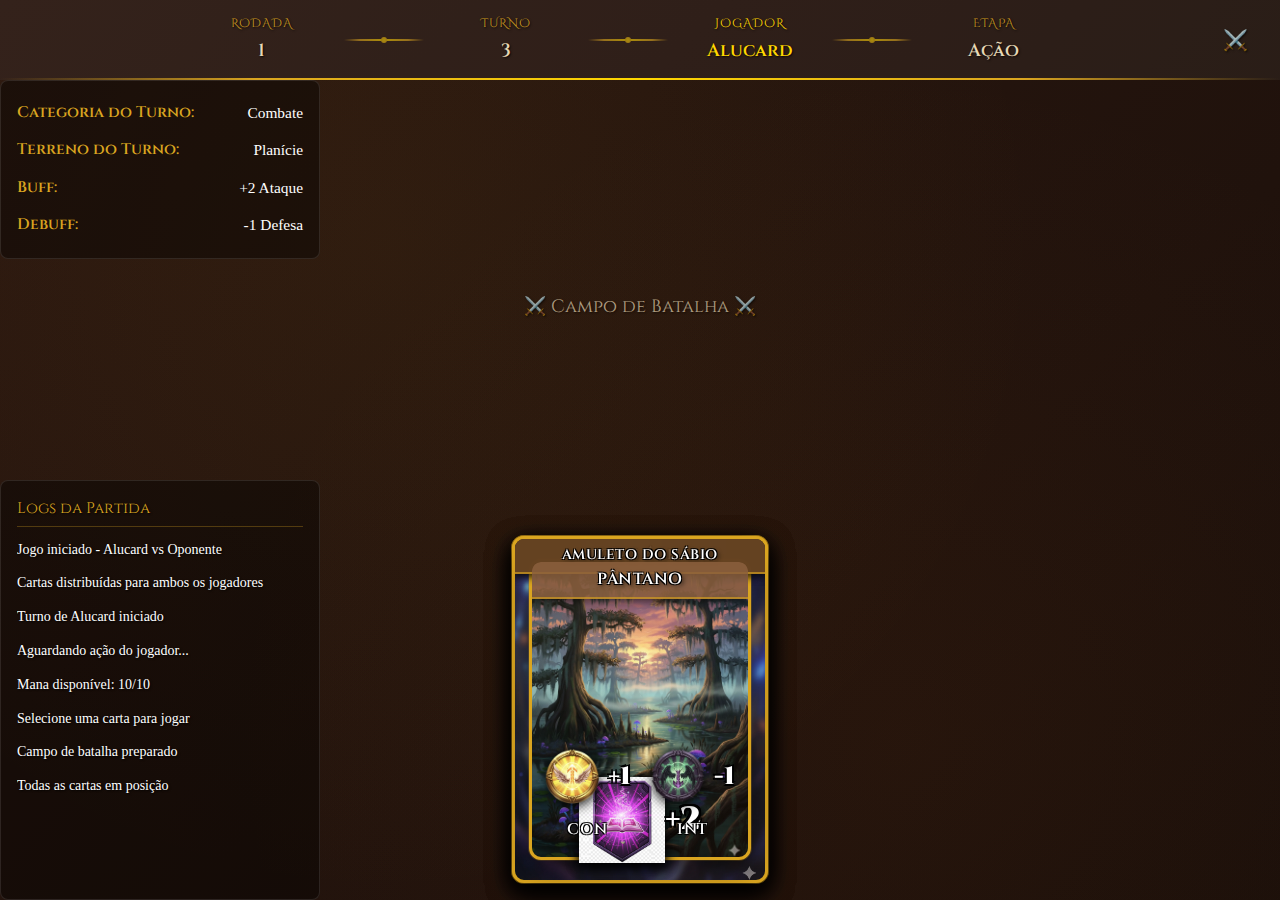
<file: index.html>
<!DOCTYPE html>
<html lang="pt-BR">
<head>
    <meta charset="UTF-8">
    <meta name="viewport" content="width=device-width, initial-scale=1.0">
    <title>Dungeons & Souls Cards</title>
    <link rel="stylesheet" href="src/styles/main.css">
</head>
<body>
    <div class="main-container">
        <!-- Barra Superior com Informações do Jogo -->
        <header class="game-header">
            <div class="game-info">
                <div class="info-item">
                    <span class="info-label">Rodada</span>
                    <span class="info-value">1</span>
                </div>
                
                <div class="info-separator"></div>
                
                <div class="info-item">
                    <span class="info-label">Turno</span>
                    <span class="info-value">3</span>
                </div>
                
                <div class="info-separator"></div>
                
                <div class="info-item active">
                    <span class="info-label">Jogador</span>
                    <span class="info-value">Alucard</span>
                </div>
                
                <div class="info-separator"></div>
                
                <div class="info-item">
                    <span class="info-label">Etapa</span>
                    <span class="info-value">Ação</span>
                </div>
            </div>
            
            <div class="center-ornament">⚔️</div>
        </header>

        <!-- Área Principal do Jogo -->
        <div class="game-board">
            <!-- Informações do Turno (Topo) -->
            <div class="turn-info">
                <div class="info-row">
                    <span class="info-label-turn">Categoria do Turno:</span>
                    <span class="info-value-turn">Combate</span>
                </div>
                <div class="info-row">
                    <span class="info-label-turn">Terreno do Turno:</span>
                    <span class="info-value-turn">Planície</span>
                </div>
                <div class="info-row">
                    <span class="info-label-turn">Buff:</span>
                    <span class="info-value-turn">+2 Ataque</span>
                </div>
                <div class="info-row">
                    <span class="info-label-turn">Debuff:</span>
                    <span class="info-value-turn">-1 Defesa</span>
                </div>
            </div>
            
            <!-- Seção de Logs da Partida (Embaixo) -->
            <div class="game-logs">
                <div class="logs-header">Logs da Partida</div>
                <div class="logs-container">
                    <div class="log-entry">Jogo iniciado - Alucard vs Oponente</div>
                    <div class="log-entry">Cartas distribuídas para ambos os jogadores</div>
                    <div class="log-entry">Turno de Alucard iniciado</div>
                    <div class="log-entry">Aguardando ação do jogador...</div>
                    <div class="log-entry">Mana disponível: 10/10</div>
                    <div class="log-entry">Selecione uma carta para jogar</div>
                    <div class="log-entry">Campo de batalha preparado</div>
                    <div class="log-entry">Todas as cartas em posição</div>
                </div>
            </div>

            <!-- Campo de Batalha Central -->
            <div class="battlefield">
                <div class="battlefield-info">
                    ⚔️ Campo de Batalha ⚔️
                </div>
            </div>

            <!-- Cartas do Jogador (parte inferior) -->
            <div class="player-area">
                <div class="player-hand">
                    <!-- As cartas de heróis serão inseridas dinamicamente aqui pelo JavaScript -->
                    
                    <!-- As cartas de equipamentos serão inseridas dinamicamente aqui pelo JavaScript -->
                    
                    <!-- As cartas de terreno serão inseridas dinamicamente aqui pelo JavaScript -->
                </div>
            </div>

                </div>
            </div>
        </div>
    </div>

    <!-- Scripts JavaScript -->
    <script src="src/HeroManager.js"></script>
    <script src="src/HeroCardRenderer.js"></script>
    <script src="src/EquipmentManager.js"></script>
    <script src="src/EquipmentCardRenderer.js"></script>
    <script src="src/TerrainManager.js"></script>
    <script src="src/TerrainCardRenderer.js"></script>
    <script src="src/GameInitializer.js"></script>
</body>
</html>
</file>
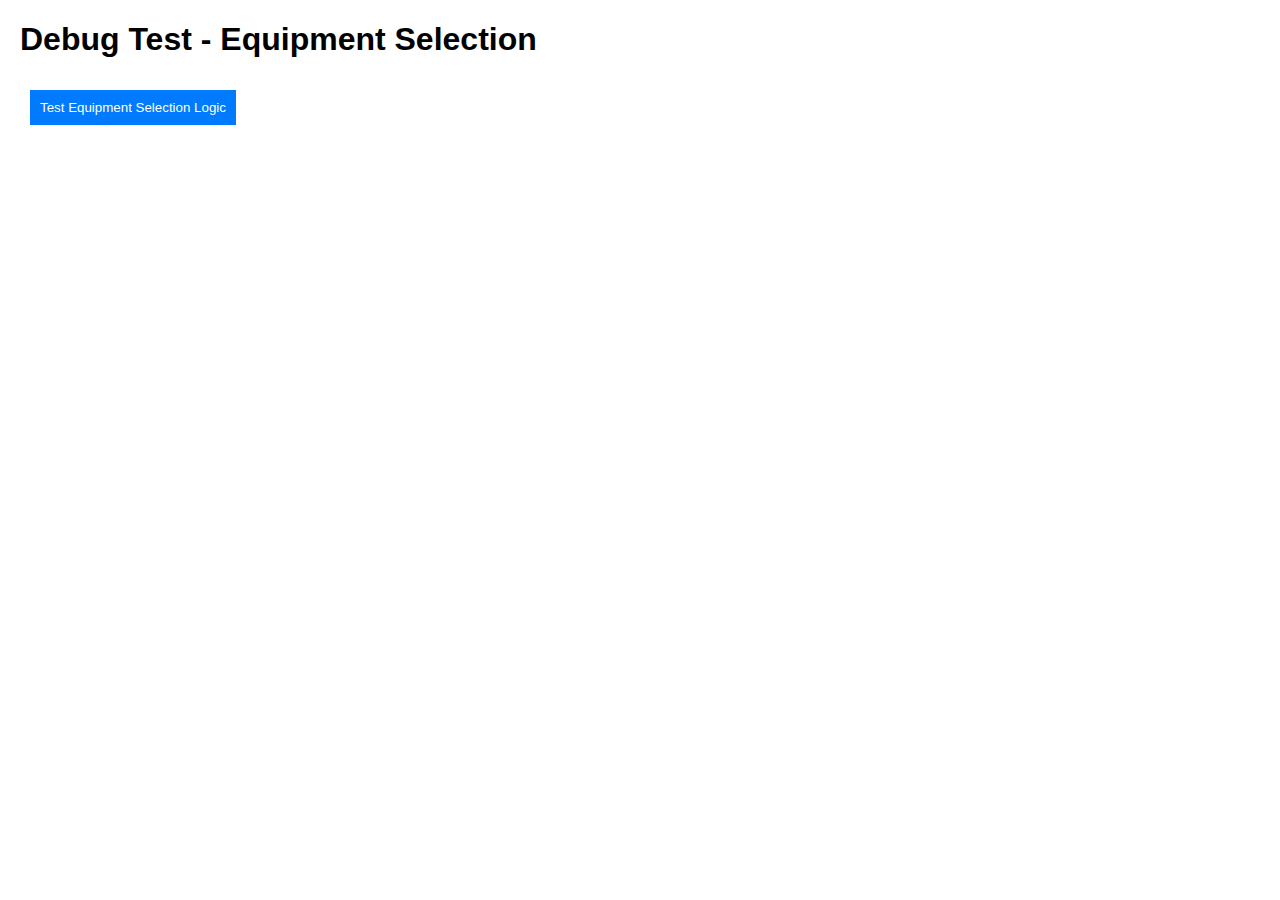
<file: debug_test.html>
<!DOCTYPE html>
<html>
<head>
    <title>Debug Test</title>
    <style>
        body { font-family: Arial, sans-serif; margin: 20px; }
        .test-btn { margin: 10px; padding: 10px; background: #007bff; color: white; border: none; cursor: pointer; }
        .result { margin: 10px; padding: 10px; background: #f0f0f0; border-radius: 5px; }
    </style>
</head>
<body>
    <h1>Debug Test - Equipment Selection</h1>
    <button class="test-btn" onclick="testSelection()">Test Equipment Selection Logic</button>
    <div id="results"></div>

    <script>
        function testSelection() {
            const results = document.getElementById('results');
            let html = '<div class="result">';
            
            // Simula o comportamento da seleção
            let tempSelected = [];
            const mockEquipments = [
                {id: 1, nome: 'Espada'},
                {id: 2, nome: 'Escudo'},
                {id: 3, nome: 'Arco'},
                {id: 4, nome: 'Machado'}
            ];

            html += '<h3>Teste de Seleção:</h3>';

            // Testa seleção de equipamentos
            for (let i = 0; i < 4; i++) {
                const equip = mockEquipments[i];
                const existingIndex = tempSelected.findIndex(sel => sel.id === equip.id);

                if (existingIndex >= 0) {
                    tempSelected.splice(existingIndex, 1);
                    html += `<p>❌ Removido: ${equip.nome} (Total: ${tempSelected.length})</p>`;
                } else if (tempSelected.length < 2) {
                    tempSelected.push(equip);
                    html += `<p>✅ Adicionado: ${equip.nome} (Total: ${tempSelected.length})</p>`;
                } else {
                    html += `<p>🚫 Tentativa de adicionar ${equip.nome} - BLOQUEADO (já tem 2)</p>`;
                }
            }

            html += `<h4>Resultado final: ${tempSelected.length} equipamentos</h4>`;
            html += `<p>Equipamentos: ${tempSelected.map(e => e.nome).join(', ')}</p>`;
            html += '</div>';

            results.innerHTML = html;
        }
    </script>
</body>
</html>
</file>
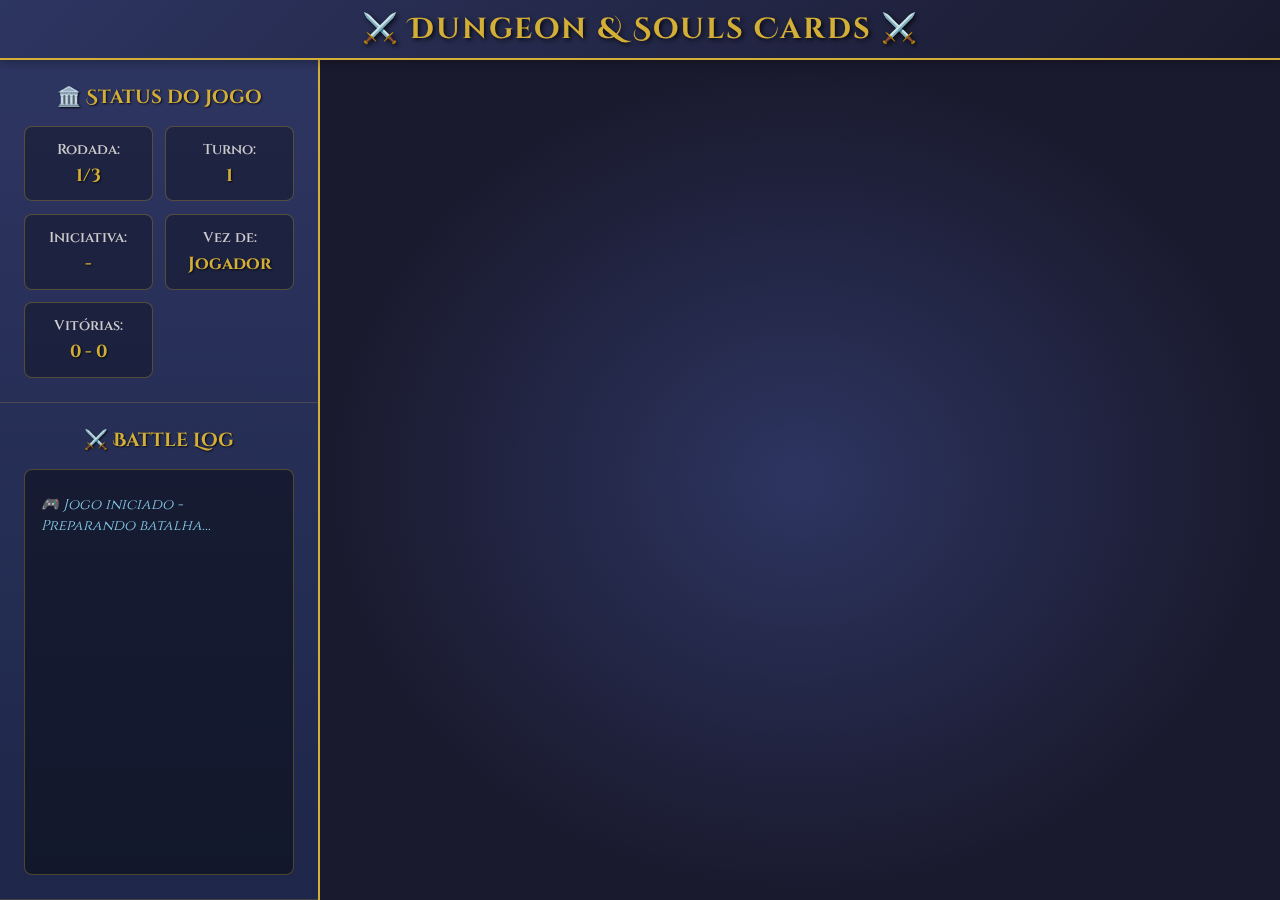
<file: index-new.html>
<!DOCTYPE html>
<html lang="pt-BR">
<head>
    <meta charset="UTF-8">
    <meta name="viewport" content="width=device-width, initial-scale=1.0">
    <title>⚔️ Dungeon & Souls Cards - Batalha Medieval</title>
    <link rel="preconnect" href="https://fonts.googleapis.com">
    <link rel="preconnect" href="https://fonts.gstatic.com" crossorigin>
    <link href="https://fonts.googleapis.com/css2?family=Cinzel:wght@400;600;700&family=Cinzel+Decorative:wght@700&display=swap" rel="stylesheet">
    <link rel="stylesheet" href="styles/main.css">
    <link rel="stylesheet" href="styles/demo.css">
    <link rel="stylesheet" href="styles/game-layout.css">
</head>
<body class="game-body">
    <!-- Navbar -->
    <nav class="game-navbar">
        <div class="navbar-content">
            <h1 class="game-title">⚔️ Dungeon & Souls Cards ⚔️</h1>
        </div>
    </nav>

    <!-- Layout principal -->
    <div class="game-layout">
        <!-- Sidebar -->
        <aside class="game-sidebar">
            <!-- Seção de Status do Jogo -->
            <div class="sidebar-section game-status-section">
                <h3 class="section-title">🏛️ Status do Jogo</h3>
                <div class="status-grid">
                    <div class="status-item">
                        <span class="status-label">Rodada:</span>
                        <span id="currentRound" class="status-value">1/3</span>
                    </div>
                    <div class="status-item">
                        <span class="status-label">Turno:</span>
                        <span id="currentTurn" class="status-value">1</span>
                    </div>
                    <div class="status-item">
                        <span class="status-label">Iniciativa:</span>
                        <span id="whoStarts" class="status-value">-</span>
                    </div>
                    <div class="status-item">
                        <span class="status-label">Vez de:</span>
                        <span id="currentPlayer" class="status-value">Jogador</span>
                    </div>
                    <div class="status-item">
                        <span class="status-label">Vitórias:</span>
                        <span id="scoreDisplay" class="status-value">0 - 0</span>
                    </div>
                </div>
            </div>

            <!-- Seção de Battle Log -->
            <div class="sidebar-section battle-log-section">
                <h3 class="section-title">⚔️ Battle Log</h3>
                <div id="battleLog" class="battle-log">
                    <div class="log-entry system">🎮 Jogo iniciado - Preparando batalha...</div>
                </div>
            </div>
        </aside>

        <!-- Área principal do jogo (Canvas) -->
        <main class="game-main">
            <div class="canvas-container">
                <canvas id="gameCanvas" class="game-canvas"></canvas>
                
                <!-- Roda de ações para seleção de atributos -->
                <div id="actionWheel" class="action-wheel hidden">
                    <div class="wheel-center">
                        <span class="wheel-title">Escolha o Atributo</span>
                    </div>
                    <button class="wheel-option" data-attribute="forca">
                        <span class="attribute-icon">💪</span>
                        <span class="attribute-name">Força</span>
                    </button>
                    <button class="wheel-option" data-attribute="destreza">
                        <span class="attribute-icon">🏹</span>
                        <span class="attribute-name">Destreza</span>
                    </button>
                    <button class="wheel-option" data-attribute="constituicao">
                        <span class="attribute-icon">🛡️</span>
                        <span class="attribute-name">Constituição</span>
                    </button>
                    <button class="wheel-option" data-attribute="inteligencia">
                        <span class="attribute-icon">📚</span>
                        <span class="attribute-name">Inteligência</span>
                    </button>
                </div>

                <!-- Botão de batalha -->
                <button id="battleButton" class="battle-btn hidden">⚔️ INICIAR BATALHA ⚔️</button>

                <!-- Área de animação dos dados -->
                <div id="diceAnimation" class="dice-animation hidden">
                    <div class="dice-container">
                        <div class="dice" id="dice1">🎲</div>
                        <div class="dice" id="dice2">🎲</div>
                    </div>
                    <div class="dice-result" id="diceResult">Rolando dados...</div>
                </div>
            </div>
        </main>
    </div>

    <!-- Scripts -->
    <script src="src/GameState.js"></script>
    <script src="src/CardManager.js"></script>
    <script src="src/CardRenderer.js"></script>
    <script src="src/UIManager.js"></script>
    <script src="src/GameManager.js"></script>
    <script src="src/main.js"></script>
</body>
</html>
</file>
<file: src/styles/main.css>
/* ============================================
   MAIN STYLES - Arquivo principal de estilos
   ============================================ */

/* Importação das fontes Google */
@import url('https://fonts.googleapis.com/css2?family=Cinzel:wght@400;600&family=Cinzel+Decorative:wght@700&display=swap');

/* Importação dos estilos base */
@import 'variables.css';
@import 'base.css';
@import 'layout.css';
@import 'components.css';
@import 'game-ui.css';
@import 'game-board.css';
@import 'hero-cards.css';
@import 'equipment-cards.css';
@import 'terrain-cards.css';

/* 
  Ordem de importação:
  1. variables.css - Variáveis CSS customizadas
  2. base.css - Reset, estilos globais e base
  3. layout.css - Containers, grids e utilitários de layout
  4. components.css - Botões, cards, inputs e componentes reutilizáveis
  5. game-ui.css - Interface do jogo (barras, HUD, informações)
  6. game-board.css - Tabuleiro, cartas e áreas de jogo
  7. Próximos arquivos específicos serão importados conforme necessário
*/
</file>
<file: styles/demo.css>
/* Estilos específicos para demonstrações de cartas viradas */
.demo-section {
    display: flex;
    flex-direction: column;
    gap: 0.5rem;
    padding-top: 1rem;
    border-top: 1px solid rgba(212, 175, 55, 0.3);
}

.demo-button {
    background: linear-gradient(145deg, #8b5a2b, #a16b2a);
    border: 2px solid #d4af37;
    color: #fff;
    padding: 0.6rem 1rem;
    border-radius: 8px;
    font-family: 'Cinzel', serif;
    font-weight: 600;
    font-size: 0.9rem;
    cursor: pointer;
    transition: all 0.3s ease;
    text-shadow: 1px 1px 2px rgba(0, 0, 0, 0.7);
}

.demo-button:hover {
    background: linear-gradient(145deg, #a16b2a, #b8762f);
    border-color: #fcd34d;
    transform: translateY(-2px);
    box-shadow: 0 4px 15px rgba(212, 175, 55, 0.4);
}

.demo-button:active {
    transform: translateY(0);
    box-shadow: 0 2px 8px rgba(212, 175, 55, 0.3);
}

/* Estilos para cartas viradas para baixo */
.card-modal.face-down {
    cursor: pointer;
    position: relative;
}

.card-modal.face-down .card-background {
    background-size: cover !important;
    background-position: center !important;
    background-repeat: no-repeat !important;
}

.card-modal.face-down .card-overlay {
    position: absolute;
    top: 0;
    left: 0;
    width: 100%;
    height: 100%;
    background: linear-gradient(
        135deg,
        rgba(0, 0, 0, 0.1) 0%,
        rgba(0, 0, 0, 0.05) 50%,
        rgba(0, 0, 0, 0.1) 100%
    );
    border-radius: inherit;
    z-index: 1;
}

.card-modal.face-down:hover {
    border-color: #8b5a2b;
    box-shadow: 0 8px 32px rgba(139, 90, 43, 0.4);
    transform: translateY(-3px) scale(1.02);
}

.card-modal.face-down:hover .card-overlay {
    background: linear-gradient(
        135deg,
        rgba(139, 90, 43, 0.1) 0%,
        rgba(139, 90, 43, 0.05) 50%,
        rgba(139, 90, 43, 0.1) 100%
    );
}

.card-modal.face-down.selected {
    border-color: #d4af37;
    box-shadow: 
        0 0 30px rgba(212, 175, 55, 0.8),
        inset 0 0 0 3px rgba(212, 175, 55, 0.3);
    transform: scale(1.05);
}

.card-modal.face-down.selected .card-overlay {
    background: linear-gradient(
        135deg,
        rgba(212, 175, 55, 0.2) 0%,
        rgba(212, 175, 55, 0.1) 50%,
        rgba(212, 175, 55, 0.2) 100%
    );
}
</file>
<file: styles/game-layout.css>
/* Novo Layout do Jogo - Limpo e Profissional */

.game-body {
    margin: 0;
    padding: 0;
    font-family: 'Cinzel', serif;
    background: linear-gradient(135deg, #1a1a2e 0%, #16213e 50%, #0f0f23 100%);
    color: #fff;
    overflow: hidden;
    height: 100vh;
}

/* Navbar */
.game-navbar {
    height: 60px;
    background: linear-gradient(135deg, #2d3561 0%, #1a1a2e 100%);
    border-bottom: 2px solid #d4af37;
    box-shadow: 0 2px 10px rgba(0, 0, 0, 0.3);
    z-index: 1000;
    position: relative;
}

.navbar-content {
    height: 100%;
    display: flex;
    align-items: center;
    justify-content: center;
    padding: 0 2rem;
}

.game-title {
    font-family: 'Cinzel Decorative', serif;
    font-size: 1.8rem;
    font-weight: 700;
    color: #d4af37;
    margin: 0;
    text-shadow: 2px 2px 4px rgba(0, 0, 0, 0.8);
    letter-spacing: 2px;
}

/* Layout Principal */
.game-layout {
    display: flex;
    height: calc(100vh - 60px);
    overflow: hidden;
}

/* Sidebar */
.game-sidebar {
    width: 320px;
    background: linear-gradient(180deg, #2d3561 0%, #1e2749 100%);
    border-right: 2px solid #d4af37;
    box-shadow: 2px 0 10px rgba(0, 0, 0, 0.3);
    overflow-y: auto;
    display: flex;
    flex-direction: column;
}

.sidebar-section {
    padding: 1.5rem;
    border-bottom: 1px solid rgba(212, 175, 55, 0.2);
}

.section-title {
    font-family: 'Cinzel Decorative', serif;
    font-size: 1.2rem;
    font-weight: 700;
    color: #d4af37;
    margin: 0 0 1rem 0;
    text-align: center;
    text-shadow: 1px 1px 2px rgba(0, 0, 0, 0.8);
}

/* Status do Jogo */
.game-status-section {
    flex-shrink: 0;
}

.status-grid {
    display: grid;
    grid-template-columns: 1fr 1fr;
    gap: 0.8rem;
}

.status-item {
    background: rgba(0, 0, 0, 0.3);
    padding: 0.8rem;
    border-radius: 8px;
    border: 1px solid rgba(212, 175, 55, 0.3);
    text-align: center;
}

.status-label {
    display: block;
    font-size: 0.9rem;
    color: #ccc;
    margin-bottom: 0.3rem;
    font-weight: 600;
}

.status-value {
    display: block;
    font-size: 1.1rem;
    color: #d4af37;
    font-weight: 700;
    text-shadow: 1px 1px 2px rgba(0, 0, 0, 0.8);
}

/* Battle Log */
.battle-log-section {
    flex: 1;
    display: flex;
    flex-direction: column;
    min-height: 0;
}

.battle-log {
    flex: 1;
    background: rgba(0, 0, 0, 0.4);
    border: 1px solid rgba(212, 175, 55, 0.3);
    border-radius: 8px;
    padding: 1rem;
    overflow-y: auto;
    max-height: calc(100vh - 400px);
}

.log-entry {
    padding: 0.6rem 0;
    border-bottom: 1px solid rgba(255, 255, 255, 0.1);
    font-size: 0.9rem;
    line-height: 1.4;
    animation: fadeInUp 0.3s ease-out;
}

.log-entry:last-child {
    border-bottom: none;
}

.log-entry.system {
    color: #87ceeb;
    font-style: italic;
}

.log-entry.player {
    color: #98fb98;
}

.log-entry.opponent {
    color: #ffa07a;
}

.log-entry.battle-result {
    color: #d4af37;
    font-weight: 700;
    text-shadow: 1px 1px 2px rgba(0, 0, 0, 0.8);
}

@keyframes fadeInUp {
    from {
        opacity: 0;
        transform: translateY(10px);
    }
    to {
        opacity: 1;
        transform: translateY(0);
    }
}

/* Área Principal - Sistema de Cartas HTML */
.game-main {
    flex: 1;
    position: relative;
    overflow: hidden;
    background: radial-gradient(ellipse at center, #2d3561 0%, #1a1a2e 70%);
    display: flex;
    flex-direction: column;
    justify-content: space-between;
    padding: 2rem;
}

/* Área das Cartas do Oponente */
.opponent-area {
    display: flex;
    justify-content: center;
    gap: 1rem;
    margin-bottom: 2rem;
    min-height: 200px;
}

/* Área Central de Batalha */
.battle-area {
    display: flex;
    justify-content: center;
    align-items: center;
    gap: 3rem;
    min-height: 150px;
    position: relative;
}

.vs-indicator {
    font-size: 2rem;
    font-weight: bold;
    color: #d4af37;
    text-shadow: 2px 2px 4px rgba(0, 0, 0, 0.8);
    z-index: 10;
}

/* Área das Cartas do Jogador */
.player-area {
    display: flex;
    justify-content: center;
    gap: 1rem;
    margin-top: 2rem;
    min-height: 280px;
}

/* Estilos das Cartas */
.card {
    width: 180px;
    height: 260px;
    position: relative;
    border-radius: 12px;
    cursor: pointer;
    transition: all 0.3s cubic-bezier(0.4, 0.0, 0.2, 1);
    background: linear-gradient(145deg, #2d3561 0%, #1e2749 100%);
    border: 2px solid #d4af37;
    box-shadow: 0 4px 15px rgba(0, 0, 0, 0.3);
    overflow: hidden;
    transform-origin: center bottom;
}

.card::before {
    content: '';
    position: absolute;
    top: 0;
    left: 0;
    right: 0;
    bottom: 0;
    background: linear-gradient(
        135deg,
        rgba(212, 175, 55, 0.1) 0%,
        rgba(212, 175, 55, 0.05) 50%,
        rgba(0, 0, 0, 0.2) 100%
    );
    pointer-events: none;
}

/* Conteúdo das Cartas */
.card-image {
    width: 100%;
    height: 70%;
    background-size: cover;
    background-position: center;
    background-repeat: no-repeat;
    position: relative;
}

.card-back {
    width: 100%;
    height: 100%;
    background: linear-gradient(145deg, #4a4a4a 0%, #2a2a2a 100%);
    display: flex;
    align-items: center;
    justify-content: center;
    font-size: 4rem;
    color: #d4af37;
    background-image: 
        repeating-linear-gradient(
            45deg,
            rgba(212, 175, 55, 0.1) 0px,
            rgba(212, 175, 55, 0.1) 10px,
            transparent 10px,
            transparent 20px
        );
}

.card-header {
    position: absolute;
    top: 0;
    left: 0;
    right: 0;
    background: linear-gradient(to bottom, rgba(0,0,0,0.8), transparent);
    padding: 8px 12px;
    color: #d4af37;
    font-size: 0.9rem;
    font-weight: 600;
    text-shadow: 1px 1px 2px rgba(0,0,0,0.8);
}

.card-footer {
    position: absolute;
    bottom: 0;
    left: 0;
    right: 0;
    background: linear-gradient(to top, rgba(0,0,0,0.9), transparent);
    padding: 12px;
    color: white;
    min-height: 60px;
}

.card-stats {
    display: flex;
    justify-content: space-between;
    flex-wrap: wrap;
    gap: 4px;
    font-size: 0.8rem;
}

.stat {
    background: rgba(212, 175, 55, 0.2);
    padding: 2px 6px;
    border-radius: 4px;
    border: 1px solid rgba(212, 175, 55, 0.5);
    font-weight: 600;
}

/* Indicadores de Tipo de Carta */
.card-type-indicator {
    position: absolute;
    top: 8px;
    right: 8px;
    width: 30px;
    height: 30px;
    border-radius: 50%;
    display: flex;
    align-items: center;
    justify-content: center;
    font-size: 1.2rem;
    color: white;
    font-weight: bold;
    text-shadow: 1px 1px 2px rgba(0,0,0,0.8);
    z-index: 2;
}

.card.hero .card-type-indicator {
    background: linear-gradient(135deg, #4f46e5 0%, #3730a3 100%);
}

.card.terrain .card-type-indicator {
    background: linear-gradient(135deg, #8b5cf6 0%, #7c3aed 100%);
}

.card.equipment .card-type-indicator {
    background: linear-gradient(135deg, #f59e0b 0%, #d97706 100%);
}

/* Efeitos de Partículas CSS */
.card.selected::after {
    content: '✨';
    position: absolute;
    top: -15px;
    right: -15px;
    font-size: 1.5rem;
    animation: sparkle 2s infinite;
    pointer-events: none;
}

@keyframes sparkle {
    0%, 100% { 
        opacity: 0; 
        transform: scale(0) rotate(0deg); 
    }
    50% { 
        opacity: 1; 
        transform: scale(1.5) rotate(180deg); 
    }
}

/* Animações de Entrada das Cartas */
.card {
    animation: dealCard 0.8s ease-out forwards;
    transform: translateY(100px) rotate(-5deg);
    opacity: 0;
}

@keyframes dealCard {
    0% {
        transform: translateY(100px) rotate(-5deg);
        opacity: 0;
    }
    50% {
        transform: translateY(-10px) rotate(2deg);
        opacity: 0.8;
    }
    100% {
        transform: translateY(0) rotate(0deg);
        opacity: 1;
    }
}

/* Delays para animação sequencial */
.card:nth-child(1) { animation-delay: 0.1s; }
.card:nth-child(2) { animation-delay: 0.2s; }
.card:nth-child(3) { animation-delay: 0.3s; }
.card:nth-child(4) { animation-delay: 0.4s; }
.card:nth-child(5) { animation-delay: 0.5s; }
.card:nth-child(6) { animation-delay: 0.6s; }

/* Estados Interativos das Cartas */
.card:hover {
    transform: translateY(-15px) scale(1.05);
    box-shadow: 0 15px 35px rgba(212, 175, 55, 0.4);
    border-color: #ffd700;
    z-index: 10;
}

.card.selected {
    transform: translateY(-10px) scale(1.03);
    border: 3px solid #d4af37;
    box-shadow: 0 0 30px rgba(212, 175, 55, 0.8);
    animation: selectedPulse 2s infinite;
}

@keyframes selectedPulse {
    0%, 100% { 
        box-shadow: 0 0 30px rgba(212, 175, 55, 0.8);
        border-color: #d4af37;
    }
    50% { 
        box-shadow: 0 0 40px rgba(212, 175, 55, 1);
        border-color: #ffd700;
    }
}

/* Carta sendo arrastada ou movendo para batalha */
.card.battling {
    animation: moveToBattle 1.2s ease-in-out forwards;
    z-index: 100;
}

@keyframes moveToBattle {
    0% {
        transform: scale(1) rotate(0deg);
    }
    30% {
        transform: scale(1.2) rotate(-5deg);
        box-shadow: 0 20px 40px rgba(212, 175, 55, 0.6);
    }
    60% {
        transform: scale(1.1) rotate(0deg) translateY(-20px);
    }
    100% {
        transform: scale(0.9) translateX(0) translateY(-50px);
    }
}

/* Animação de Flip (virar carta) */
.card.flipping {
    animation: flipCard 0.8s ease-in-out;
}

@keyframes flipCard {
    0% { 
        transform: rotateY(0deg); 
    }
    50% { 
        transform: rotateY(90deg) scale(1.1); 
        box-shadow: 0 10px 30px rgba(212, 175, 55, 0.5);
    }
    100% { 
        transform: rotateY(0deg); 
    }
}

/* Efeitos de Vitória/Derrota */
.card.victory {
    animation: victory 1.5s ease-out forwards;
}

@keyframes victory {
    0% { 
        transform: scale(1); 
        filter: brightness(1);
    }
    30% { 
        transform: scale(1.3) rotate(5deg);
        filter: brightness(1.5) drop-shadow(0 0 20px gold);
        box-shadow: 0 0 50px rgba(255, 215, 0, 0.8);
    }
    100% { 
        transform: scale(1.1);
        filter: brightness(1.2) drop-shadow(0 0 15px gold);
        box-shadow: 0 0 30px rgba(255, 215, 0, 0.6);
    }
}

.card.defeat {
    animation: defeat 1s ease-out forwards;
}

@keyframes defeat {
    0% {
        transform: scale(1) rotate(0deg);
        filter: brightness(1) grayscale(0%);
        opacity: 1;
    }
    100% {
        transform: scale(0.8) rotate(-10deg);
        filter: brightness(0.5) grayscale(100%);
        opacity: 0.3;
    }
}

/* Shake effect para dano/erro */
.card.shake {
    animation: shake 0.5s ease-in-out;
}

@keyframes shake {
    0%, 100% { transform: translateX(0); }
    10%, 30%, 50%, 70%, 90% { 
        transform: translateX(-5px) rotate(-1deg); 
    }
    20%, 40%, 60%, 80% { 
        transform: translateX(5px) rotate(1deg); 
    }
}

/* Roda de Ações para Atributos - Melhorada */
.action-wheel {
    position: absolute;
    top: 50%;
    left: 50%;
    transform: translate(-50%, -50%);
    width: 350px;
    height: 350px;
    border-radius: 50%;
    background: radial-gradient(circle, rgba(45, 53, 97, 0.98) 0%, rgba(26, 26, 46, 0.98) 70%);
    border: 4px solid #d4af37;
    box-shadow: 0 0 40px rgba(212, 175, 55, 0.8);
    z-index: 1000;
    backdrop-filter: blur(15px);
    animation: fadeInScale 0.3s ease-out;
}

@keyframes fadeInScale {
    from {
        opacity: 0;
        transform: translate(-50%, -50%) scale(0.5);
    }
    to {
        opacity: 1;
        transform: translate(-50%, -50%) scale(1);
    }
}

.action-wheel.hidden {
    display: none;
}

.wheel-center {
    position: absolute;
    top: 50%;
    left: 50%;
    transform: translate(-50%, -50%);
    width: 120px;
    height: 120px;
    background: linear-gradient(135deg, #d4af37 0%, #b8860b 100%);
    border-radius: 50%;
    display: flex;
    align-items: center;
    justify-content: center;
    box-shadow: 0 6px 20px rgba(0, 0, 0, 0.6);
    z-index: 1002;
    border: 3px solid #fff;
}

.wheel-title {
    font-size: 1rem;
    font-weight: 700;
    color: #1a1a2e;
    text-align: center;
    line-height: 1.2;
    text-shadow: 1px 1px 2px rgba(255, 255, 255, 0.3);
}

.wheel-option {
    position: absolute;
    width: 100px;
    height: 100px;
    border-radius: 50%;
    background: linear-gradient(135deg, #2d3561 0%, #1e2749 100%);
    border: 3px solid #d4af37;
    color: #fff;
    cursor: pointer;
    transition: all 0.3s ease;
    display: flex;
    flex-direction: column;
    align-items: center;
    justify-content: center;
    font-family: 'Cinzel', serif;
    font-size: 0.9rem;
    z-index: 1001;
    box-shadow: 0 4px 15px rgba(0, 0, 0, 0.4);
}

.wheel-option:hover {
    background: linear-gradient(135deg, #d4af37 0%, #b8860b 100%);
    color: #1a1a2e;
    transform: scale(1.15);
    box-shadow: 0 8px 25px rgba(212, 175, 55, 0.7);
    z-index: 1003;
}

.wheel-option[data-attribute="forca"] {
    top: 15px;
    left: 50%;
    transform: translateX(-50%);
}

.wheel-option[data-attribute="destreza"] {
    top: 50%;
    right: 15px;
    transform: translateY(-50%);
}

.wheel-option[data-attribute="constituicao"] {
    bottom: 15px;
    left: 50%;
    transform: translateX(-50%);
}

.wheel-option[data-attribute="inteligencia"] {
    top: 50%;
    left: 15px;
    transform: translateY(-50%);
}

.attribute-icon {
    font-size: 2rem;
    margin-bottom: 0.3rem;
}

.attribute-name {
    font-size: 0.8rem;
    font-weight: 600;
    text-align: center;
    text-transform: uppercase;
    letter-spacing: 0.5px;
}

/* Botão de Batalha */
.battle-btn {
    position: absolute;
    bottom: 30px;
    right: 30px;
    padding: 1rem 2rem;
    background: linear-gradient(135deg, #d4af37 0%, #b8860b 100%);
    border: 3px solid #fff;
    border-radius: 12px;
    color: #1a1a2e;
    font-family: 'Cinzel', serif;
    font-size: 1.1rem;
    font-weight: 700;
    cursor: pointer;
    transition: all 0.3s ease;
    box-shadow: 0 6px 20px rgba(0, 0, 0, 0.4);
    text-shadow: 1px 1px 2px rgba(255, 255, 255, 0.3);
    z-index: 50;
}

.battle-btn:hover {
    background: linear-gradient(135deg, #ffd700 0%, #daa520 100%);
    transform: translateY(-2px);
    box-shadow: 0 8px 25px rgba(212, 175, 55, 0.6);
}

.battle-btn.hidden {
    display: none;
}

/* Animação dos Dados */
.dice-animation {
    position: absolute;
    top: 50%;
    left: 50%;
    transform: translate(-50%, -50%);
    text-align: center;
    z-index: 200;
    background: rgba(26, 26, 46, 0.95);
    padding: 2rem;
    border-radius: 15px;
    border: 3px solid #d4af37;
    box-shadow: 0 0 30px rgba(212, 175, 55, 0.8);
    backdrop-filter: blur(10px);
}

.dice-animation.hidden {
    display: none;
}

.dice-container {
    display: flex;
    justify-content: center;
    gap: 2rem;
    margin-bottom: 1rem;
}

.dice {
    font-size: 4rem;
    animation: rollDice 0.5s ease-in-out infinite;
    filter: drop-shadow(0 4px 8px rgba(0, 0, 0, 0.5));
}

.dice:nth-child(2) {
    animation-delay: 0.1s;
}

@keyframes rollDice {
    0%, 100% { transform: rotateZ(0deg) rotateY(0deg); }
    25% { transform: rotateZ(90deg) rotateY(90deg); }
    50% { transform: rotateZ(180deg) rotateY(180deg); }
    75% { transform: rotateZ(270deg) rotateY(270deg); }
}

.dice-result {
    font-size: 1.5rem;
    font-weight: 700;
    color: #d4af37;
    text-shadow: 1px 1px 2px rgba(0, 0, 0, 0.8);
    margin-top: 1rem;
}

/* Responsividade */
@media (max-width: 1200px) {
    .game-sidebar {
        width: 280px;
    }
    
    .game-title {
        font-size: 1.5rem;
    }
}

@media (max-width: 768px) {
    .game-layout {
        flex-direction: column;
    }
    
    .game-sidebar {
        width: 100%;
        height: 200px;
        flex-direction: row;
        overflow-x: auto;
    }
    
    .sidebar-section {
        min-width: 250px;
        flex-shrink: 0;
    }
    
    .battle-log-section {
        min-height: auto;
    }
    
    .battle-log {
        max-height: 120px;
    }
    
    .card {
        width: 120px;
        height: 170px;
    }
    
    .game-main {
        padding: 1rem;
    }
    
    .battle-area {
        gap: 1.5rem;
    }
}

/* Scrollbar personalizada */
.battle-log::-webkit-scrollbar,
.game-sidebar::-webkit-scrollbar {
    width: 8px;
}

.battle-log::-webkit-scrollbar-track,
.game-sidebar::-webkit-scrollbar-track {
    background: rgba(0, 0, 0, 0.3);
    border-radius: 4px;
}

.battle-log::-webkit-scrollbar-thumb,
.game-sidebar::-webkit-scrollbar-thumb {
    background: #d4af37;
    border-radius: 4px;
}

.battle-log::-webkit-scrollbar-thumb:hover,
.game-sidebar::-webkit-scrollbar-thumb:hover {
    background: #ffd700;
}
</file>
<file: styles/main.css>
/* Reset e base com tema medieval */
* {
    margin: 0;
    padding: 0;
    box-sizing: border-box;
}

body {
    background:
        radial-gradient(circle at 20% 50%, rgba(139, 92, 246, 0.1) 0%, transparent 50%),
        radial-gradient(circle at 80% 20%, rgba(245, 158, 11, 0.1) 0%, transparent 50%),
        radial-gradient(circle at 40% 80%, rgba(220, 38, 38, 0.1) 0%, transparent 50%),
        linear-gradient(135deg, #1a1625, #2d1810, #1f1611, #0f0a0a);
    color: #f4f1de;
    font-family: 'Cinzel', serif;
    min-height: 100vh;
    position: relative;
}

body::before {
    content: '';
    position: fixed;
    top: 0;
    left: 0;
    width: 100%;
    height: 100%;
    background:
        url('data:image/svg+xml,<svg xmlns="http://www.w3.org/2000/svg" viewBox="0 0 100 100"><circle cx="50" cy="50" r="2" fill="%23f4f1de" opacity="0.1"/></svg>') repeat,
        linear-gradient(45deg, transparent 49%, rgba(139, 92, 246, 0.02) 50%, transparent 51%);
    pointer-events: none;
    z-index: -1;
}

/* Header Medieval */
header, .medieval-header {
    background: linear-gradient(135deg,
        rgba(101, 67, 33, 0.9),
        rgba(67, 56, 33, 0.9),
        rgba(44, 37, 22, 0.9)
    );
    border-bottom: 4px solid #d4af37;
    box-shadow:
        inset 0 1px 0 rgba(212, 175, 55, 0.3),
        0 8px 32px rgba(0, 0, 0, 0.5);
    padding: 1.5rem;
    text-align: center;
    position: relative;
    overflow: hidden;
}

header::before, .medieval-header::before {
    content: '';
    position: absolute;
    top: 0;
    left: 0;
    right: 0;
    bottom: 0;
    background: repeating-linear-gradient(
        90deg,
        transparent,
        transparent 2px,
        rgba(212, 175, 55, 0.1) 2px,
        rgba(212, 175, 55, 0.1) 4px
    );
    pointer-events: none;
}

.crown-decoration {
    font-size: 2rem;
    margin-bottom: 0.5rem;
    animation: float 3s ease-in-out infinite;
}

header h1, .medieval-title {
    font-family: 'Cinzel Decorative', serif;
    font-size: 2.8rem;
    font-weight: 700;
    color: #d4af37;
    text-shadow:
        2px 2px 4px rgba(0, 0, 0, 0.8),
        0 0 20px rgba(212, 175, 55, 0.3);
    margin-bottom: 0.5rem;
    letter-spacing: 2px;
}

.medieval-subtitle {
    font-style: italic;
    font-size: 1.2rem;
    color: #e2d5c0;
    margin-bottom: 1rem;
    opacity: 0.9;
}

.game-status-bar {
    background: rgba(0, 0, 0, 0.3);
    border: 2px solid #d4af37;
    border-radius: 25px;
    padding: 0.8rem 1.5rem;
    display: inline-block;
    backdrop-filter: blur(5px);
}

.status-section {
    display: flex;
    align-items: center;
    gap: 0.5rem;
}

.status-icon {
    font-size: 1.3rem;
}

.status-text {
    font-weight: 600;
    color: #d4af37;
}

/* Layout principal */
main {
    padding: 1rem;
}

.game-container {
    display: flex;
    gap: 1.5rem;
    max-width: 1300px;
    margin: 0 auto;
}

/* Campo de Batalha */
.battlefield-container {
    flex: 1;
    display: flex;
    flex-direction: column;
    align-items: center;
}

.battlefield-title {
    font-family: 'Cinzel Decorative', serif;
    font-size: 1.5rem;
    color: #d4af37;
    margin-bottom: 1rem;
    text-shadow: 2px 2px 4px rgba(0, 0, 0, 0.5);
    letter-spacing: 1px;
}

.medieval-canvas {
    background:
        radial-gradient(circle at center, rgba(101, 67, 33, 0.1) 0%, transparent 70%),
        linear-gradient(45deg, #2d2016, #3a2818, #2d2016);
    border: 4px solid #d4af37;
    border-radius: 15px;
    box-shadow:
        inset 0 2px 0 rgba(212, 175, 55, 0.3),
        inset 0 -2px 0 rgba(0, 0, 0, 0.3),
        0 12px 48px rgba(0, 0, 0, 0.4);
    width: 800px;
    height: 600px;
    max-width: 100%;
}

/* Painel da Guilda */
.guild-panel {
    width: 350px;
    background:
        linear-gradient(135deg,
            rgba(67, 56, 33, 0.9),
            rgba(44, 37, 22, 0.9),
            rgba(33, 28, 17, 0.9)
        );
    border: 3px solid #d4af37;
    border-radius: 20px;
    padding: 1.5rem;
    backdrop-filter: blur(10px);
    box-shadow:
        inset 0 1px 0 rgba(212, 175, 55, 0.2),
        0 16px 64px rgba(0, 0, 0, 0.4);
    height: fit-content;
    max-height: 650px;
    overflow-y: auto;
    position: relative;
}

.guild-panel::before {
    content: '';
    position: absolute;
    top: 10px;
    left: 10px;
    right: 10px;
    bottom: 10px;
    border: 1px solid rgba(212, 175, 55, 0.2);
    border-radius: 15px;
    pointer-events: none;
}

.panel-header {
    text-align: center;
    margin-bottom: 1.5rem;
    padding-bottom: 1rem;
    border-bottom: 2px solid rgba(212, 175, 55, 0.3);
}

.panel-title {
    font-family: 'Cinzel Decorative', serif;
    font-size: 1.4rem;
    color: #d4af37;
    text-shadow: 2px 2px 4px rgba(0, 0, 0, 0.5);
}

.control-section {
    margin-bottom: 1.5rem;
    background: rgba(0, 0, 0, 0.2);
    border-radius: 12px;
    padding: 1rem;
    border: 1px solid rgba(212, 175, 55, 0.2);
}

.control-section h3 {
    margin-bottom: 1rem;
    font-size: 1.1rem;
    color: #e2d5c0;
    border-bottom: 2px solid rgba(212, 175, 55, 0.3);
    padding-bottom: 0.5rem;
    font-weight: 600;
}

/* Botões Medievais */
button {
    background: linear-gradient(145deg,
        #8b5a2b, #6d4423, #5a3a1f
    );
    color: #f4f1de;
    border: 2px solid #d4af37;
    border-radius: 8px;
    padding: 0.6rem 1rem;
    margin: 0.3rem;
    cursor: pointer;
    font-family: 'Cinzel', serif;
    font-size: 0.85rem;
    font-weight: 600;
    transition: all 0.3s ease;
    box-shadow:
        inset 0 1px 0 rgba(212, 175, 55, 0.3),
        0 4px 8px rgba(0, 0, 0, 0.3);
    text-shadow: 1px 1px 2px rgba(0, 0, 0, 0.5);
}

button:hover {
    background: linear-gradient(145deg,
        #a0652f, #8b5a2b, #6d4423
    );
    border-color: #f4e08a;
    transform: translateY(-2px);
    box-shadow:
        inset 0 1px 0 rgba(244, 224, 138, 0.4),
        0 6px 16px rgba(0, 0, 0, 0.4);
}

button:active {
    transform: translateY(0);
    box-shadow:
        inset 0 1px 0 rgba(212, 175, 55, 0.3),
        0 2px 4px rgba(0, 0, 0, 0.3);
}

/* Botões específicos com temas */
.card-btn {
    background: linear-gradient(145deg, #1e3a8a, #1e40af, #3b82f6);
    border-color: #60a5fa;
    display: block;
    width: 100%;
    margin-bottom: 0.4rem;
    padding: 0.8rem;
    font-size: 0.9rem;
}

.card-btn:hover {
    background: linear-gradient(145deg, #3b82f6, #60a5fa, #93c5fd);
}

.attr-btn {
    background: linear-gradient(145deg, #065f46, #059669, #10b981);
    border-color: #34d399;
    min-width: 110px;
    padding: 0.6rem;
    font-size: 0.8rem;
}

.attr-btn:hover {
    background: linear-gradient(145deg, #10b981, #34d399, #6ee7b7);
}

.equip-btn {
    background: linear-gradient(145deg, #92400e, #d97706, #f59e0b);
    border-color: #fbbf24;
    display: block;
    width: 100%;
    margin-bottom: 0.4rem;
    padding: 0.6rem;
    font-size: 0.85rem;
}

.equip-btn:hover {
    background: linear-gradient(145deg, #f59e0b, #fbbf24, #fcd34d);
}

.terrain-btn {
    background: linear-gradient(145deg, #581c87, #7c3aed, #8b5cf6);
    border-color: #a78bfa;
    display: block;
    width: 100%;
    margin-bottom: 0.4rem;
    padding: 0.6rem;
    font-size: 0.85rem;
}

.terrain-btn:hover {
    background: linear-gradient(145deg, #8b5cf6, #a78bfa, #c4b5fd);
}

/* Botão de Batalha Principal */
.battle-button {
    background: linear-gradient(145deg, #991b1b, #dc2626, #ef4444);
    border-color: #f87171;
    font-family: 'Cinzel Decorative', serif;
    font-size: 1.1rem;
    padding: 1rem 2rem;
    width: 100%;
    font-weight: bold;
    text-transform: uppercase;
    letter-spacing: 2px;
    box-shadow:
        inset 0 2px 0 rgba(248, 113, 113, 0.3),
        0 8px 24px rgba(220, 38, 38, 0.4);
}

.battle-button:hover {
    background: linear-gradient(145deg, #dc2626, #ef4444, #f87171);
    box-shadow:
        inset 0 2px 0 rgba(252, 165, 165, 0.4),
        0 12px 32px rgba(220, 38, 38, 0.5);
    transform: translateY(-3px);
}

.battle-button:disabled {
    background: linear-gradient(145deg, #6b7280, #9ca3af);
    border-color: #d1d5db;
    cursor: not-allowed;
    opacity: 0.6;
}

/* Novos elementos para as fases do jogo */
.card-display {
    background: rgba(59, 130, 246, 0.2);
    border: 1px solid #60a5fa;
    border-radius: 8px;
    padding: 0.8rem;
    margin: 0.3rem 0;
    color: #e2e8f0;
    font-weight: 600;
}

.selected-equipment {
    background: rgba(245, 158, 11, 0.2);
    border: 1px solid #fbbf24;
    border-radius: 8px;
    padding: 0.8rem;
    margin: 0.3rem 0;
    color: #e2e8f0;
    font-weight: 600;
}

.round-attribute, .round-terrain {
    background: rgba(16, 185, 129, 0.2);
    border: 2px solid #34d399;
    border-radius: 8px;
    padding: 1rem;
    text-align: center;
    font-weight: bold;
    color: #6ee7b7;
    font-size: 1.1rem;
}

.disabled-section {
    background: rgba(107, 114, 128, 0.2);
    border: 1px solid #9ca3af;
    border-radius: 8px;
    padding: 0.8rem;
    text-align: center;
    color: #9ca3af;
    font-style: italic;
}

/* Estados específicos para diferentes fases */
.game-status {
    background: rgba(0, 0, 0, 0.4);
    border-radius: 12px;
    padding: 0.8rem;
    border: 1px solid rgba(212, 175, 55, 0.3);
    font-weight: 600;
}

/* Melhorias nos botões para as fases */
.equip-btn.selected,
.terrain-btn.selected {
    background: linear-gradient(145deg, #d97706, #f59e0b, #fbbf24) !important;
    border-color: #fcd34d !important;
    box-shadow:
        0 0 24px rgba(251, 191, 36, 0.6) !important,
        inset 0 2px 0 rgba(252, 211, 77, 0.4) !important;
    transform: scale(1.05);
    animation: pulse 2s infinite;
}

/* Feedback visual para turnos */
.control-section.active {
    border: 2px solid #34d399;
    box-shadow: 0 0 20px rgba(52, 211, 153, 0.3);
    background: rgba(16, 185, 129, 0.1);
}

.control-section.waiting {
    opacity: 0.6;
    background: rgba(107, 114, 128, 0.1);
}

/* Animação para elementos importantes */
@keyframes glow {
    0%, 100% { box-shadow: 0 0 5px rgba(212, 175, 55, 0.3); }
    50% { box-shadow: 0 0 20px rgba(212, 175, 55, 0.6), 0 0 30px rgba(212, 175, 55, 0.4); }
}

.round-attribute, .round-terrain {
    animation: glow 2s ease-in-out infinite;
}

/* Animações */
@keyframes float {
    0%, 100% { transform: translateY(0px); }
    50% { transform: translateY(-10px); }
}

@keyframes fadeIn {
    from { opacity: 0; transform: translateY(30px); }
    to { opacity: 1; transform: translateY(0); }
}

@keyframes pulse {
    0%, 100% { transform: scale(1); }
    50% { transform: scale(1.08); }
}

.control-section {
    animation: fadeIn 0.8s ease-out;
}

.selected {
    animation: pulse 2s infinite;
}

/* Responsividade */
@media (max-width: 1300px) {
    .game-container {
        flex-direction: column;
        align-items: center;
    }

    .guild-panel {
        width: 100%;
        max-width: 900px;
        max-height: none;
    }

    .medieval-canvas {
        max-width: 100%;
        height: auto;
    }
}

@media (max-width: 768px) {
    header h1 {
        font-size: 2rem;
    }

    .guild-panel {
        padding: 1rem;
    }

    button {
        font-size: 0.8rem;
        padding: 0.5rem 0.8rem;
    }

    .battle-button {
        font-size: 1rem;
        padding: 0.8rem 1.5rem;
    }
}

/* Scrollbar medieval */
::-webkit-scrollbar {
    width: 12px;
}

::-webkit-scrollbar-track {
    background: rgba(44, 37, 22, 0.3);
    border-radius: 6px;
}

::-webkit-scrollbar-thumb {
    background: linear-gradient(145deg, #8b5a2b, #d4af37);
    border-radius: 6px;
    border: 2px solid rgba(44, 37, 22, 0.5);
}

::-webkit-scrollbar-thumb:hover {
    background: linear-gradient(145deg, #d4af37, #f4e08a);
}

/* Modais para seleção de cartas */
.modal-overlay {
    position: fixed;
    top: 0;
    left: 0;
    width: 100%;
    height: 100%;
    background: rgba(0, 0, 0, 0.8);
    backdrop-filter: blur(5px);
    display: flex;
    justify-content: center;
    align-items: center;
    z-index: 10000;
    animation: fadeIn 0.3s ease-out;
}

.modal-content {
    background: linear-gradient(135deg,
        rgba(67, 56, 33, 0.95),
        rgba(44, 37, 22, 0.95),
        rgba(33, 28, 17, 0.95)
    );
    border: 4px solid #d4af37;
    border-radius: 20px;
    padding: 2rem;
    max-width: 90vw;
    max-height: 90vh;
    overflow-y: auto;
    box-shadow:
        inset 0 2px 0 rgba(212, 175, 55, 0.3),
        0 20px 60px rgba(0, 0, 0, 0.6);
    position: relative;
}

.modal-header {
    text-align: center;
    margin-bottom: 2rem;
    border-bottom: 2px solid rgba(212, 175, 55, 0.3);
    padding-bottom: 1rem;
}

.modal-title {
    font-family: 'Cinzel Decorative', serif;
    font-size: 1.5rem;
    color: #d4af37;
    text-shadow: 2px 2px 4px rgba(0, 0, 0, 0.5);
    margin-bottom: 0.5rem;
}

.modal-subtitle {
    color: #e2d5c0;
    font-size: 1rem;
    opacity: 0.9;
}

.modal-close {
    position: absolute;
    top: 1rem;
    right: 1rem;
    background: linear-gradient(145deg, #dc2626, #ef4444);
    color: white;
    border: 2px solid #f87171;
    border-radius: 50%;
    width: 40px;
    height: 40px;
    cursor: pointer;
    font-size: 1.2rem;
    font-weight: bold;
    display: flex;
    align-items: center;
    justify-content: center;
    transition: all 0.3s ease;
}

.modal-close:hover {
    background: linear-gradient(145deg, #ef4444, #f87171);
    transform: scale(1.1);
}

.cards-grid {
    display: grid;
    grid-template-columns: repeat(auto-fit, minmax(234px, 1fr)); /* 180px * 1.3 = 234px */
    gap: 1.5rem;
    margin-bottom: 2rem;
    padding: 0 1rem;
}

.card-modal {
    background: linear-gradient(145deg, rgba(0, 0, 0, 0.3), rgba(0, 0, 0, 0.1));
    border: 2px solid rgba(212, 175, 55, 0.3);
    border-radius: 15px;
    cursor: pointer;
    transition: all 0.3s ease;
    text-align: center;
    position: relative;
    overflow: hidden;
    aspect-ratio: 3/4; /* Formato retangular */
}

/* Novo layout para cartas de equipamentos */
.card-modal.equipment {
    aspect-ratio: 2/3; /* Formato mais retangular para equipamentos */
    padding: 0;
    background: none;
}

/* Aplicar mesmo layout para cartas de terreno */
.card-modal.terrain {
    aspect-ratio: 2/3; /* Formato mais retangular para terrenos */
    padding: 0;
    background: none;
}

.card-background {
    width: 100%;
    height: 100%;
    background-size: cover;
    background-position: center;
    background-repeat: no-repeat;
    display: flex;
    flex-direction: column;
    justify-content: space-between;
    position: relative;
    border-radius: 13px;
}

.card-background::before {
    content: '';
    position: absolute;
    top: 0;
    left: 0;
    right: 0;
    bottom: 0;
    background: linear-gradient(
        to bottom,
        rgba(0, 0, 0, 0.3) 0%,
        rgba(0, 0, 0, 0.1) 30%,
        rgba(0, 0, 0, 0.1) 70%,
        rgba(0, 0, 0, 0.8) 100%
    );
    border-radius: 13px;
}

.card-header {
    position: relative;
    z-index: 2;
    background: linear-gradient(135deg, rgba(0, 0, 0, 0.7), rgba(0, 0, 0, 0.7)); /* Opacidade de 70% */
    padding: 0.75rem;
    border-radius: 13px 13px 0 0;
    border-bottom: 2px solid rgba(212, 175, 55, 0.5);
}

.card-title {
    color: #d4af37;
    font-family: 'Cinzel', serif;
    font-size: 1rem;
    font-weight: 600;
    margin: 0;
    text-shadow: 2px 2px 4px rgba(0, 0, 0, 0.8);
    line-height: 1.2;
}

.card-footer {
    position: relative;
    z-index: 2;
    background: linear-gradient(135deg, rgba(0, 0, 0, 0.7), rgba(0, 0, 0, 0.7)); /* Opacidade de 70% */
    padding: 0.75rem;
    border-radius: 0 0 13px 13px;
    border-top: 2px solid rgba(212, 175, 55, 0.5);
}

.card-bonus {
    color: #10b981;
    font-family: 'Cinzel', serif;
    font-weight: 600;
    font-size: 1rem;
    margin-bottom: 0.5rem;
    text-shadow: 1px 1px 2px rgba(0, 0, 0, 0.8);
    display: flex;
    justify-content: center;
    align-items: center;
    gap: 0.25rem;
}

.card-description {
    color: #e2d5c0;
    font-size: 0.8rem;
    font-style: italic;
    line-height: 1.3;
    text-shadow: 1px 1px 2px rgba(0, 0, 0, 0.8);
    opacity: 0.9;
}

.card-modal:hover {
    border-color: #d4af37;
    box-shadow: 0 8px 32px rgba(212, 175, 55, 0.3);
    transform: translateY(-5px);
}

.card-modal.equipment:hover {
    border-color: #d4af37;
    box-shadow: 0 8px 32px rgba(212, 175, 55, 0.4);
    transform: translateY(-3px) scale(1.02);
}

.card-modal.terrain:hover {
    border-color: #d4af37;
    box-shadow: 0 8px 32px rgba(212, 175, 55, 0.4);
    transform: translateY(-3px) scale(1.02);
}

.card-modal.equipment:hover .card-background::before {
    background: linear-gradient(
        to bottom,
        rgba(212, 175, 55, 0.1) 0%,
        rgba(0, 0, 0, 0.1) 30%,
        rgba(0, 0, 0, 0.1) 70%,
        rgba(0, 0, 0, 0.8) 100%
    );
}

.card-modal.terrain:hover .card-background::before {
    background: linear-gradient(
        to bottom,
        rgba(212, 175, 55, 0.1) 0%,
        rgba(0, 0, 0, 0.1) 30%,
        rgba(0, 0, 0, 0.1) 70%,
        rgba(0, 0, 0, 0.8) 100%
    );
}

.card-modal.selected {
    border-color: #fcd34d;
    background: linear-gradient(145deg, rgba(251, 191, 36, 0.2), rgba(245, 158, 11, 0.1));
    box-shadow: 0 0 30px rgba(251, 191, 36, 0.6);
    transform: scale(1.05);
}

.card-modal.equipment.selected {
    border-color: #fcd34d;
    box-shadow: 
        0 0 30px rgba(251, 191, 36, 0.8),
        inset 0 0 0 3px rgba(251, 191, 36, 0.3);
    transform: scale(1.05);
}

.card-modal.equipment.selected .card-background::before {
    background: linear-gradient(
        to bottom,
        rgba(251, 191, 36, 0.2) 0%,
        rgba(251, 191, 36, 0.1) 30%,
        rgba(0, 0, 0, 0.1) 70%,
        rgba(0, 0, 0, 0.8) 100%
    );
}

.card-modal.equipment.selected .card-header,
.card-modal.equipment.selected .card-footer {
    border-color: rgba(251, 191, 36, 0.8);
}

.card-modal.terrain.selected {
    border-color: #fcd34d;
    box-shadow: 
        0 0 30px rgba(251, 191, 36, 0.8),
        inset 0 0 0 3px rgba(251, 191, 36, 0.3);
    transform: scale(1.05);
}

.card-modal.terrain.selected .card-background::before {
    background: linear-gradient(
        to bottom,
        rgba(251, 191, 36, 0.2) 0%,
        rgba(251, 191, 36, 0.1) 30%,
        rgba(0, 0, 0, 0.1) 70%,
        rgba(0, 0, 0, 0.8) 100%
    );
}

.card-modal.terrain.selected .card-header,
.card-modal.terrain.selected .card-footer {
    border-color: rgba(251, 191, 36, 0.8);
}

.card-image {
    width: 100%;
    height: 200px;
    object-fit: cover;
    border-radius: 10px;
    margin-bottom: 1rem;
    border: 2px solid rgba(212, 175, 55, 0.3);
}

.card-image-placeholder {
    width: 100%;
    height: 200px;
    border-radius: 10px;
    margin-bottom: 1rem;
    border: 2px solid rgba(212, 175, 55, 0.3);
    display: flex;
    align-items: center;
    justify-content: center;
    flex-direction: column;
    font-size: 3rem;
    background: linear-gradient(135deg, #6366f1, #3730a3);
}

.card-image-placeholder.equipment {
    background: linear-gradient(135deg, #f59e0b, #d97706);
}

.card-image-placeholder.terrain {
    background: linear-gradient(135deg, #8b5cf6, #7c3aed);
}

.card-name {
    font-family: 'Cinzel', serif;
    font-size: 1.1rem;
    font-weight: 600;
    color: #e2d5c0;
    margin-bottom: 0.5rem;
}

.card-effects {
    font-size: 0.9rem;
    color: #d4af37;
    font-weight: 500;
}

.modal-actions {
    text-align: center;
    padding-top: 1rem;
    border-top: 2px solid rgba(212, 175, 55, 0.3);
}

.modal-confirm {
    background: linear-gradient(145deg, #059669, #10b981);
    border-color: #34d399;
    font-family: 'Cinzel Decorative', serif;
    font-size: 1.2rem;
    padding: 1rem 2rem;
    margin: 0 0.5rem;
    min-width: 150px;
}

.modal-confirm:hover {
    background: linear-gradient(145deg, #10b981, #34d399);
}

.modal-confirm:disabled {
    background: linear-gradient(145deg, #6b7280, #9ca3af);
    border-color: #d1d5db;
    cursor: not-allowed;
    opacity: 0.6;
}

.selection-counter {
    background: rgba(212, 175, 55, 0.2);
    border: 1px solid #d4af37;
    border-radius: 20px;
    padding: 0.5rem 1rem;
    display: inline-block;
    font-weight: 600;
    color: #d4af37;
    margin-bottom: 1rem;
}

/* Responsividade para modais */
@media (max-width: 768px) {
    .modal-content {
        padding: 1rem;
        margin: 1rem;
    }

    .modal-title {
        font-size: 1.3rem;
    }

    .cards-grid {
        grid-template-columns: repeat(auto-fit, minmax(182px, 1fr)); /* 140px * 1.3 = 182px */
        gap: 1rem;
        padding: 0 0.5rem;
    }

    .card-title {
        font-size: 0.9rem;
    }

    .card-bonus {
        font-size: 0.9rem;
    }

    .card-description {
        font-size: 0.75rem;
    }
}

/* Estilos para seleções obrigatórias */
.selection-notice {
    background: linear-gradient(135deg, rgba(212, 175, 55, 0.1), rgba(184, 134, 11, 0.15));
    border: 2px solid #d4af37;
    border-radius: 10px;
    padding: 1rem;
    text-align: center;
    margin: 1rem 0;
    box-shadow: 
        inset 0 1px 0 rgba(212, 175, 55, 0.3),
        0 4px 16px rgba(0, 0, 0, 0.3);
}

.selection-notice p {
    margin: 0.5rem 0;
    font-weight: 600;
}

.selection-notice p:first-child {
    color: #d4af37;
    font-size: 1.1rem;
}

.selection-notice p:last-child {
    color: #f4f1de;
    opacity: 0.8;
    font-size: 0.9rem;
}

.mandatory-notice {
    background: rgba(220, 38, 38, 0.1);
    border: 1px solid #dc2626;
    border-radius: 5px;
    padding: 0.5rem;
    color: #fca5a5;
    font-weight: 600;
    text-align: center;
    font-size: 0.9rem;
}

/* Modal que não pode ser fechado */
.modal-overlay {
    cursor: pointer;
}

/* Novo layout do header com botão */
.modal-header-with-action {
    display: flex;
    justify-content: space-between;
    align-items: flex-start;
    margin-bottom: 1.5rem;
    gap: 1rem;
}

.modal-header-with-action .modal-header {
    flex: 1;
    margin: 0;
}

.modal-confirm-top {
    background: linear-gradient(145deg, #059669, #10b981, #34d399);
    border: 2px solid #065f46;
    color: #ffffff;
    font-family: 'Cinzel', serif;
    font-weight: 600;
    font-size: 0.9rem;
    padding: 0.75rem 1.5rem;
    border-radius: 8px;
    cursor: pointer;
    transition: all 0.3s ease;
    text-shadow: 0 1px 2px rgba(0, 0, 0, 0.3);
    box-shadow: 
        0 4px 12px rgba(16, 185, 129, 0.3),
        inset 0 1px 0 rgba(52, 211, 153, 0.4);
    min-width: 120px;
    white-space: nowrap;
}

.modal-confirm-top:hover:not(:disabled) {
    background: linear-gradient(145deg, #047857, #059669, #10b981);
    transform: translateY(-1px);
    box-shadow: 
        0 6px 16px rgba(16, 185, 129, 0.4),
        inset 0 1px 0 rgba(52, 211, 153, 0.4);
}

.modal-confirm-top:disabled {
    background: linear-gradient(145deg, #6b7280, #9ca3af);
    border-color: #4b5563;
    cursor: not-allowed;
    opacity: 0.6;
    transform: none;
    box-shadow: 
        0 2px 6px rgba(75, 85, 99, 0.3),
        inset 0 1px 0 rgba(156, 163, 175, 0.2);
}

.modal-footer {
    margin-top: 1rem;
    text-align: center;
}
</file>
